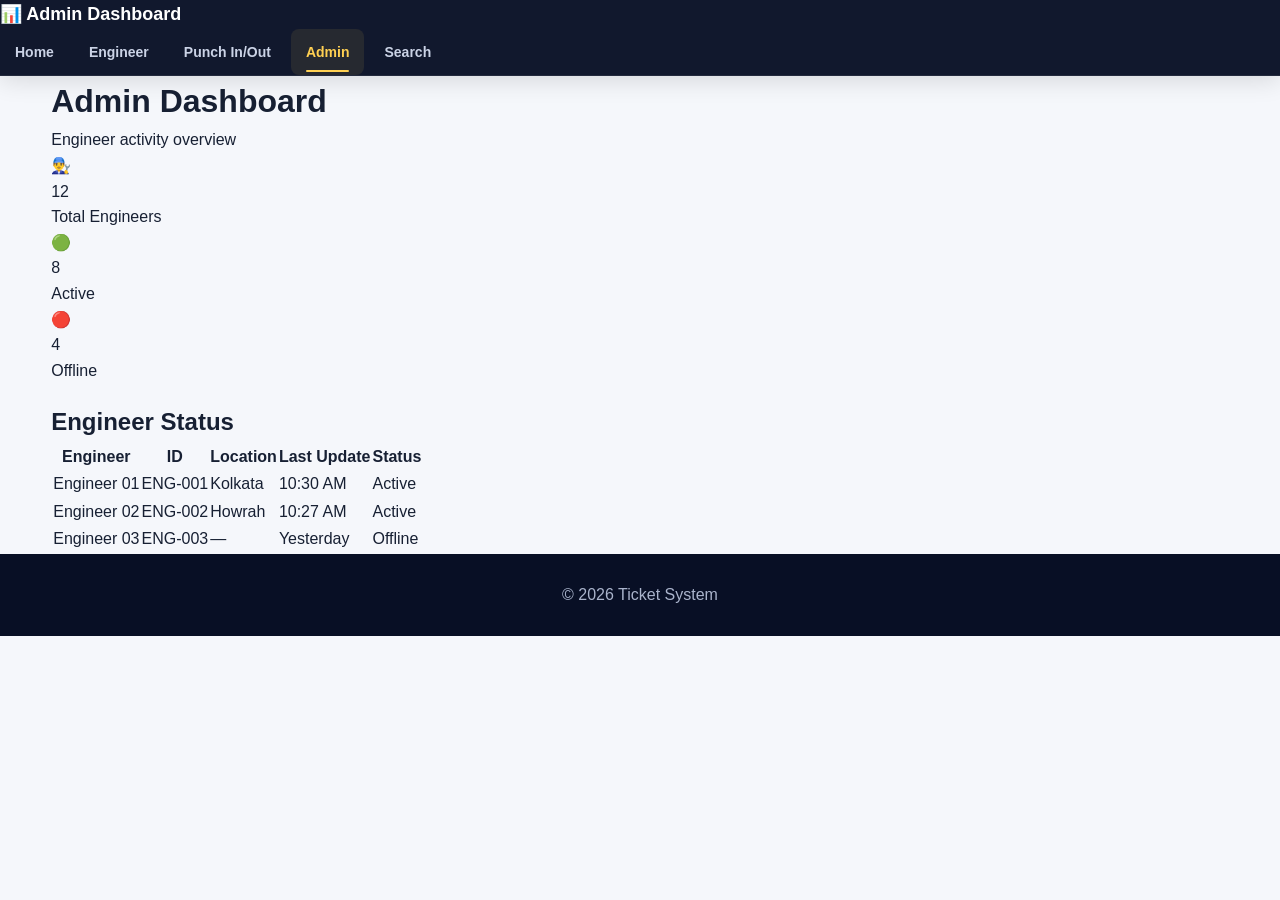
<file: admin.html>
<!DOCTYPE html>

<html lang="en">

<head>


<meta charset="UTF-8">

<meta name="viewport"
      content="width=device-width, initial-scale=1.0">

<title>Admin - Ticket System</title>

<link rel="stylesheet" href="style.css">


</head>

<body>

<header class="header">


<div class="logo">
    📊 Admin Dashboard
</div>

<nav class="desktop-nav">

    <a href="index.html">Home</a>
    <a href="engineer.html">Engineer</a>
    <a href="punch.html">Punch In/Out</a>

    <a class="active"
       href="admin.html">
        Admin
    </a>

    <a href="search.html">Search</a>

</nav>

<button class="mobile-menu-btn"
        onclick="toggleMobileMenu()">
    ☰
</button>


</header>

<nav id="mobileNav" class="mobile-nav">


<a href="index.html">🏠 Home</a>
<a href="engineer.html">👨‍🔧 Engineer</a>
<a href="punch.html">📍 Punch In/Out</a>
<a href="admin.html">📊 Admin</a>
<a href="search.html">🔍 Search</a>


</nav>

<main class="container">


<h1 class="page-title">
    Admin Dashboard
</h1>

<p class="page-subtitle">
    Engineer activity overview
</p>


<div class="grid">

    <div class="card stat-card">

        <div class="stat-icon">
            👨‍🔧
        </div>

        <div>
            <div class="stat-number">
                12
            </div>

            <div class="stat-label">
                Total Engineers
            </div>
        </div>

    </div>


    <div class="card stat-card">

        <div class="stat-icon">
            🟢
        </div>

        <div>
            <div class="stat-number">
                8
            </div>

            <div class="stat-label">
                Active
            </div>
        </div>

    </div>


    <div class="card stat-card">

        <div class="stat-icon">
            🔴
        </div>

        <div>
            <div class="stat-number">
                4
            </div>

            <div class="stat-label">
                Offline
            </div>
        </div>

    </div>

</div>


<div class="card"
     style="margin-top:20px;">

    <h2>
        Engineer Status
    </h2>

    <div class="table-wrapper">

        <table>

            <thead>

                <tr>
                    <th>Engineer</th>
                    <th>ID</th>
                    <th>Location</th>
                    <th>Last Update</th>
                    <th>Status</th>
                </tr>

            </thead>

            <tbody>

                <tr>

                    <td>Engineer 01</td>

                    <td>ENG-001</td>

                    <td>Kolkata</td>

                    <td>10:30 AM</td>

                    <td>
                        <span class="status status-active">
                            Active
                        </span>
                    </td>

                </tr>


                <tr>

                    <td>Engineer 02</td>

                    <td>ENG-002</td>

                    <td>Howrah</td>

                    <td>10:27 AM</td>

                    <td>
                        <span class="status status-active">
                            Active
                        </span>
                    </td>

                </tr>


                <tr>

                    <td>Engineer 03</td>

                    <td>ENG-003</td>

                    <td>—</td>

                    <td>Yesterday</td>

                    <td>
                        <span class="status status-closed">
                            Offline
                        </span>
                    </td>

                </tr>

            </tbody>

        </table>

    </div>

</div>


</main>

<footer class="footer">
    © 2026 Ticket System
</footer>

<script src="script.js"></script>

</body>
</html>
</file>
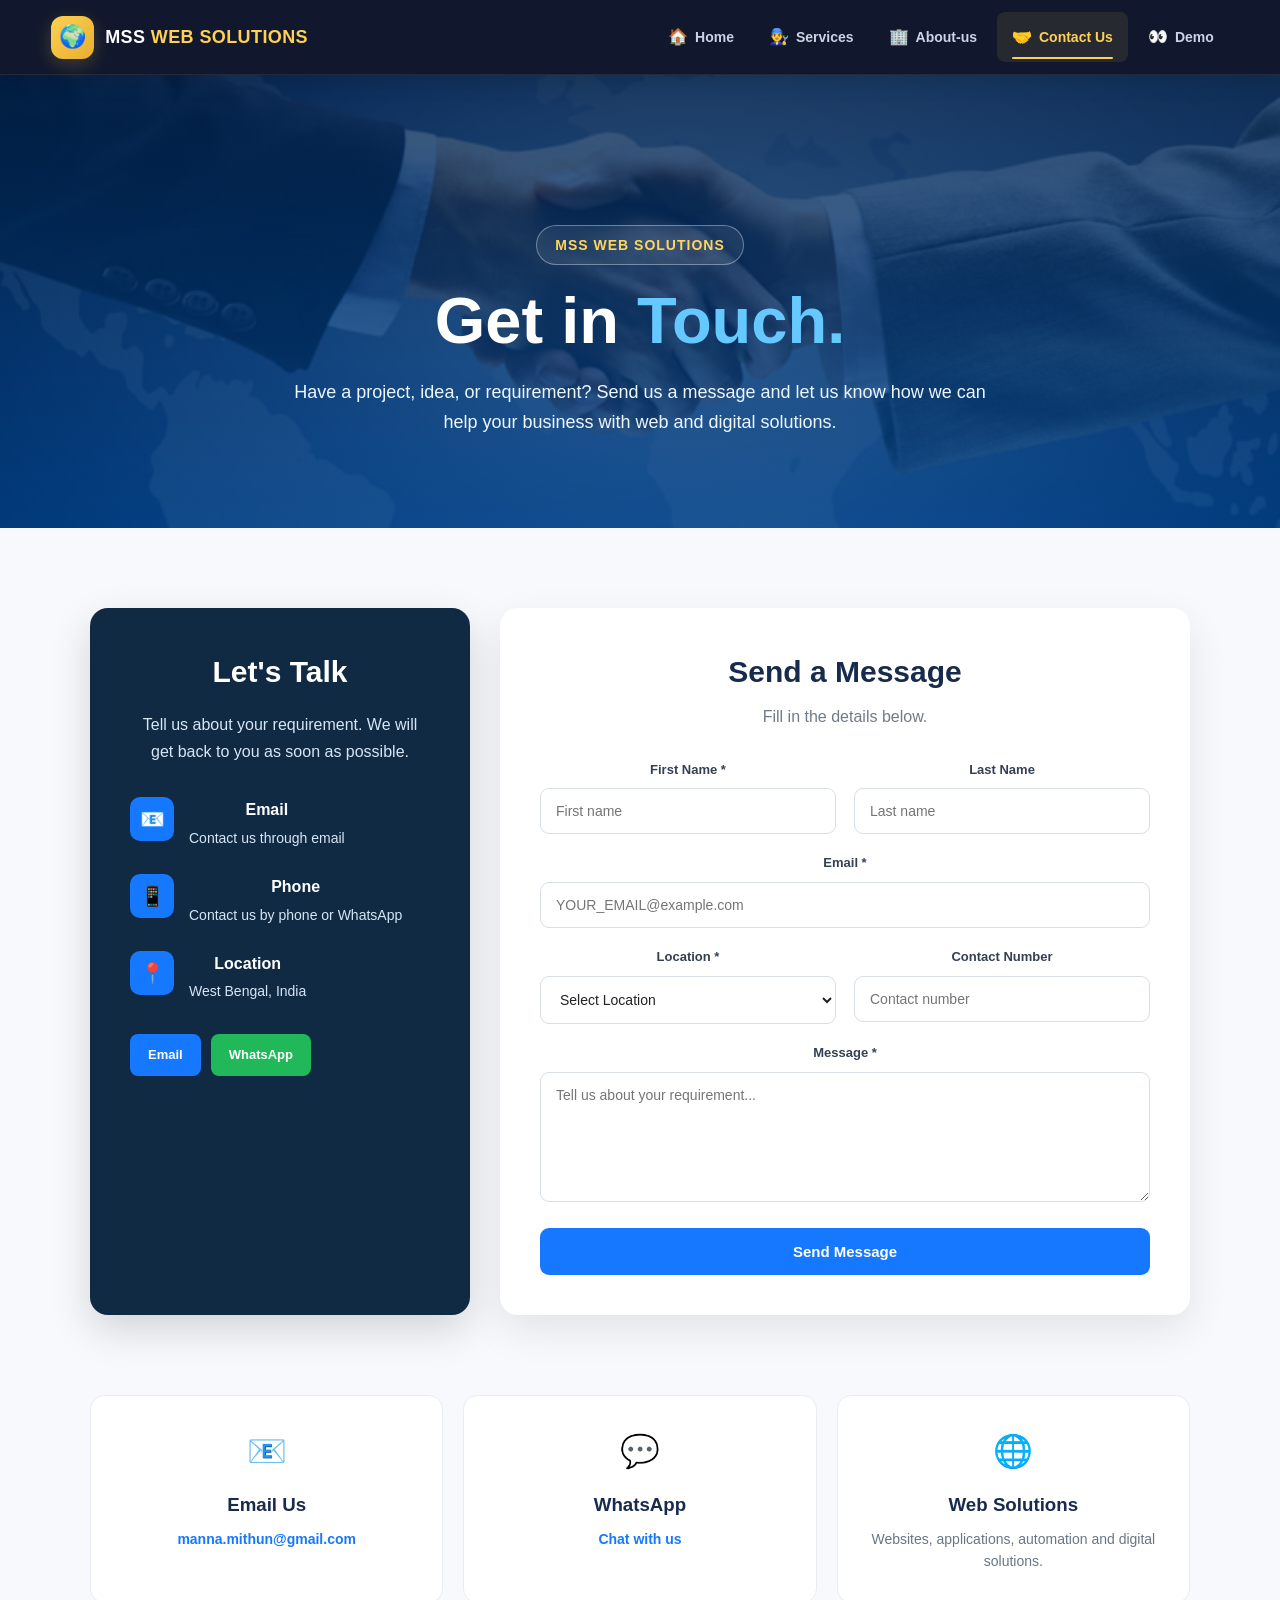
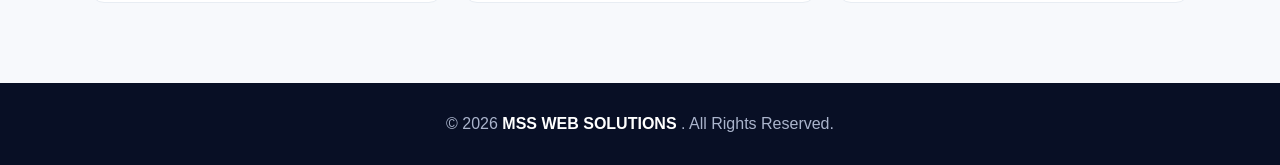
<file: contact.html>
<!DOCTYPE html>

<html lang="en">

<head>


<meta charset="UTF-8">

<meta name="viewport"
      content="width=device-width, initial-scale=1.0">

<meta name="description"
      content="Contact MSS Web Solutions for professional website design, web development and business solutions.">

<title>Contact - MSS WEB SOLUTIONS</title>

<link rel="stylesheet" href="style.css">


<style>

/* =====================================================
   CONTACT HERO
===================================================== */

.contact-hero {

    min-height: 420px;

    padding:
        150px
        20px
        90px;

    display: flex;

    align-items: center;

    justify-content: center;

    text-align: center;

    color: white;

    background:
        linear-gradient(
            rgba(0,35,80,.78),
            rgba(0,70,145,.78)
        ),
        url("image/business_orig.jpg");

    background-size: cover;

    background-position: center;

}


.contact-hero-content {

    max-width: 850px;

    margin: auto;

}


.contact-hero h1 {

    margin: 0 0 20px;

    font-size:
        clamp(40px, 6vw, 65px);

    line-height: 1.1;

    font-weight: 800;

}


.contact-hero h1 span {

    color: #65c8ff;

}


.contact-hero p {

    max-width: 700px;

    margin: auto;

    font-size: 18px;

    line-height: 1.7;

    color: #edf6ff;

}


/* =====================================================
   CONTACT SECTION
===================================================== */

.contact-section {

    background: #f7f9fc;

    padding: 80px 20px;

}


.contact-grid {

    max-width: 1100px;

    margin: auto;

    display: grid;

    grid-template-columns:
        380px
        minmax(0,1fr);

    gap: 30px;

}


/* =====================================================
   CONTACT INFORMATION
===================================================== */

.info-card {

    background: #102a43;

    color: white;

    padding: 40px;

    border-radius: 18px;

    box-shadow:
        0 15px 40px rgba(0,0,0,.15);

}


.info-card h2 {

    margin:
        0 0 15px;

    font-size: 30px;

}


.info-card > p {

    margin-bottom: 32px;

    color: #d7e6f5;

    line-height: 1.7;

}


.info-item {

    display: flex;

    align-items: flex-start;

    gap: 15px;

    margin: 25px 0;

}


.info-icon {

    min-width: 44px;

    height: 44px;

    display: flex;

    align-items: center;

    justify-content: center;

    border-radius: 10px;

    background: #1677ff;

    font-size: 20px;

}


.info-item strong {

    display: block;

    margin-bottom: 5px;

}


.info-item span {

    display: block;

    color: #d7e6f5;

    font-size: 14px;

    line-height: 1.5;

}


.social-buttons {

    display: flex;

    flex-wrap: wrap;

    gap: 10px;

    margin-top: 32px;

}


.social-buttons a {

    display: inline-flex;

    align-items: center;

    justify-content: center;

    min-height: 42px;

    padding: 0 18px;

    border-radius: 8px;

    color: white;

    background: #1677ff;

    text-decoration: none;

    font-size: 13px;

    font-weight: 700;

}


.social-buttons a.whatsapp {

    background: #20b858;

}


/* =====================================================
   FORM
===================================================== */

.form-card {

    background: white;

    padding: 40px;

    border-radius: 18px;

    box-shadow:
        0 15px 40px rgba(0,0,0,.09);

}


.form-card h2 {

    margin: 0 0 8px;

    font-size: 30px;

    color: #172b4d;

}


.form-card .subtitle {

    margin:
        0 0 30px;

    color: #707b87;

}


.form-row {

    display: grid;

    grid-template-columns:
        1fr
        1fr;

    gap: 18px;

}


.form-group {

    margin-bottom: 19px;

}


.form-group label {

    display: block;

    margin-bottom: 8px;

    color: #344054;

    font-size: 13px;

    font-weight: 700;

}


.form-group input,
.form-group select,
.form-group textarea {

    width: 100%;

    padding: 14px 15px;

    border:
        1px solid #d8dee7;

    border-radius: 9px;

    background: white;

    color: #222;

    font-family: inherit;

    font-size: 14px;

    outline: none;

    transition: .2s;

}


.form-group input:focus,
.form-group select:focus,
.form-group textarea:focus {

    border-color: #1677ff;

    box-shadow:
        0 0 0 3px
        rgba(22,119,255,.10);

}


.form-group textarea {

    height: 130px;

    resize: vertical;

}


.submit-btn {

    width: 100%;

    padding: 15px 20px;

    border: 0;

    border-radius: 9px;

    background: #1677ff;

    color: white;

    font-size: 15px;

    font-weight: 700;

    cursor: pointer;

    transition: .25s;

}


.submit-btn:hover {

    background: #075ecf;

    transform:
        translateY(-1px);

}


/* =====================================================
   QUICK CONTACT
===================================================== */

.quick-contact {

    background: #f7f9fc;

    padding:
        0
        20px
        80px;

}


.quick-grid {

    max-width: 1100px;

    margin: auto;

    display: grid;

    grid-template-columns:
        repeat(3,1fr);

    gap: 20px;

}


.quick-card {

    background: white;

    padding: 30px;

    border:
        1px solid #e8edf3;

    border-radius: 14px;

    text-align: center;

    transition: .25s;

}


.quick-card:hover {

    transform:
        translateY(-5px);

    box-shadow:
        0 10px 25px
        rgba(0,0,0,.08);

}


.quick-card .icon {

    font-size: 32px;

    margin-bottom: 12px;

}


.quick-card h3 {

    margin:
        5px
        0
        8px;

    color: #172b4d;

}


.quick-card p {

    margin: 0;

    color: #697586;

    font-size: 14px;

    line-height: 1.6;

}


.quick-card a {

    color: #1677ff;

    text-decoration: none;

    font-weight: 700;

}


/* =====================================================
   MOBILE
===================================================== */

@media (max-width: 800px) {

    .contact-grid {

        grid-template-columns: 1fr;

    }


    .quick-grid {

        grid-template-columns: 1fr;

    }

}


@media (max-width: 600px) {

    .contact-hero {

        min-height: 390px;

        padding:
            120px
            18px
            75px;

    }


    .contact-hero h1 {

        font-size: 40px;

    }


    .contact-hero p {

        font-size: 15px;

    }


    .contact-section {

        padding:
            55px
            14px;

    }


    .info-card,
    .form-card {

        padding:
            25px
            20px;

        border-radius: 14px;

    }


    .form-row {

        grid-template-columns: 1fr;

        gap: 0;

    }


    .info-card h2,
    .form-card h2 {

        font-size: 25px;

    }


    .quick-contact {

        padding:
            0
            14px
            60px;

    }

}

</style>

</head>

<body>

<!-- =====================================================
     REUSABLE HEADER
===================================================== -->

<div id="header"></div>

<!-- =====================================================
     HERO
===================================================== -->

<section class="contact-hero">


<div class="contact-hero-content">

    <div class="hero-badge">
        MSS WEB SOLUTIONS
    </div>


    <h1>

        Get in
        <span>Touch.</span>

    </h1>


    <p>

        Have a project, idea, or requirement?

        Send us a message and let us know how we
        can help your business with web and
        digital solutions.

    </p>

</div>


</section>

<!-- =====================================================
     CONTACT
===================================================== -->

<section class="contact-section">


<div class="contact-grid">


    <!-- =============================================
         INFORMATION
    ============================================== -->

    <div class="info-card">

        <h2>
            Let's Talk
        </h2>


        <p>

            Tell us about your requirement.

            We will get back to you
            as soon as possible.

        </p>


        <div class="info-item">

            <div class="info-icon">
                📧
            </div>


            <div>

                <strong>
                    Email
                </strong>

                <span>
                    Contact us through email
                </span>

            </div>

        </div>


        <div class="info-item">

            <div class="info-icon">
                📱
            </div>


            <div>

                <strong>
                    Phone
                </strong>

                <span>
                    Contact us by phone or WhatsApp
                </span>

            </div>

        </div>


        <div class="info-item">

            <div class="info-icon">
                📍
            </div>


            <div>

                <strong>
                    Location
                </strong>

                <span>
                    West Bengal, India
                </span>

            </div>

        </div>


        <div class="social-buttons">

            <a
                href="mailto:manna.mithun@gmail.com">

                Email

            </a>


            <a
                href="https://wa.me/8240581532"
                target="_blank"
                class="whatsapp">

                WhatsApp

            </a>

        </div>

    </div>



    <!-- =============================================
         FORM
    ============================================== -->

    <div class="form-card">

        <h2>
            Send a Message
        </h2>


        <p class="subtitle">

            Fill in the details below.

        </p>


        <form id="contactForm">


            <div class="form-row">


                <div class="form-group">

                    <label>
                        First Name *
                    </label>


                    <input
                        type="text"
                        id="firstName"
                        required
                        placeholder="First name">

                </div>


                <div class="form-group">

                    <label>
                        Last Name
                    </label>


                    <input
                        type="text"
                        id="lastName"
                        placeholder="Last name">

                </div>


            </div>



            <div class="form-group">

                <label>
                    Email *
                </label>


                <input
                    type="email"
                    id="email"
                    required
                    placeholder="YOUR_EMAIL@example.com">

            </div>



            <div class="form-row">


                <div class="form-group">

                    <label>
                        Location *
                    </label>


                    <select
                        id="location"
                        required>


                        <option value="">
                            Select Location
                        </option>


                        <option>
                            Andhra Pradesh
                        </option>

                        <option>
                            Arunachal Pradesh
                        </option>

                        <option>
                            Assam
                        </option>

                        <option>
                            Bihar
                        </option>

                        <option>
                            Chhattisgarh
                        </option>

                        <option>
                            Goa
                        </option>

                        <option>
                            Gujarat
                        </option>

                        <option>
                            Haryana
                        </option>

                        <option>
                            Himachal Pradesh
                        </option>

                        <option>
                            Jammu & Kashmir
                        </option>

                        <option>
                            Jharkhand
                        </option>

                        <option>
                            Karnataka
                        </option>

                        <option>
                            Kerala
                        </option>

                        <option>
                            Madhya Pradesh
                        </option>

                        <option>
                            Maharashtra
                        </option>

                        <option>
                            Manipur
                        </option>

                        <option>
                            Meghalaya
                        </option>

                        <option>
                            Mizoram
                        </option>

                        <option>
                            Nagaland
                        </option>

                        <option>
                            Odisha
                        </option>

                        <option>
                            Punjab
                        </option>

                        <option>
                            Rajasthan
                        </option>

                        <option>
                            Sikkim
                        </option>

                        <option>
                            Tamil Nadu
                        </option>

                        <option>
                            Telangana
                        </option>

                        <option>
                            Tripura
                        </option>

                        <option>
                            Uttarakhand
                        </option>

                        <option>
                            Uttar Pradesh
                        </option>

                        <option>
                            West Bengal
                        </option>

                        <option>
                            Other Location
                        </option>


                    </select>

                </div>



                <div class="form-group">

                    <label>
                        Contact Number
                    </label>


                    <input
                        type="tel"
                        id="phone"
                        placeholder="Contact number">

                </div>


            </div>



            <div class="form-group">

                <label>
                    Message *
                </label>


                <textarea
                    id="message"
                    required
                    placeholder="Tell us about your requirement..."></textarea>

            </div>



            <button
                type="submit"
                class="submit-btn">

                Send Message

            </button>


        </form>

    </div>


</div>


</section>

<!-- =====================================================
     QUICK CONTACT
===================================================== -->

<section class="quick-contact">


<div class="quick-grid">


    <div class="quick-card">

        <div class="icon">
            📧
        </div>


        <h3>
            Email Us
        </h3>


        <p>

            <a
                href="mailto:manna.mithun@gmail.com">

                manna.mithun@gmail.com

            </a>

        </p>

    </div>



    <div class="quick-card">

        <div class="icon">
            💬
        </div>


        <h3>
            WhatsApp
        </h3>


        <p>

            <a
                href="https://wa.me/8240581532"
                target="_blank">

                Chat with us

            </a>

        </p>

    </div>



    <div class="quick-card">

        <div class="icon">
            🌐
        </div>


        <h3>
            Web Solutions
        </h3>


        <p>

            Websites, applications,
            automation and digital solutions.

        </p>

    </div>


</div>


</section>

<!-- =====================================================
     FOOTER
===================================================== -->

<footer>


<p>

    ©
    <span id="year"></span>

    <strong>
        MSS WEB SOLUTIONS
    </strong>.

    All Rights Reserved.

</p>


</footer>

<!-- =====================================================
     REUSABLE HEADER
===================================================== -->

<script src="header.js"></script>

<script>

/* =====================================================
   YEAR
===================================================== */

document.getElementById("year").textContent =
    new Date().getFullYear();


/* =====================================================
   CONTACT FORM
===================================================== */

document
    .getElementById("contactForm")
    .addEventListener(
        "submit",
        function(event) {

            event.preventDefault();


            const first =
                document
                    .getElementById("firstName")
                    .value
                    .trim();


            const last =
                document
                    .getElementById("lastName")
                    .value
                    .trim();


            const email =
                document
                    .getElementById("email")
                    .value
                    .trim();


            const location =
                document
                    .getElementById("location")
                    .value;


            const phone =
                document
                    .getElementById("phone")
                    .value
                    .trim();


            const message =
                document
                    .getElementById("message")
                    .value
                    .trim();


            const subject =
                "Website Contact - MSS WEB SOLUTIONS";


            const body =

                "Name: "
                + first
                + " "
                + last

                + "\nEmail: "
                + email

                + "\nLocation: "
                + location

                + "\nContact Number: "
                + phone

                + "\n\nMessage:\n"
                + message;


            /*
             * Replace with your actual
             * business email address.
             */

            window.location.href =

                "mailto:YOUR_EMAIL@example.com"

                + "?subject="
                + encodeURIComponent(subject)

                + "&body="
                + encodeURIComponent(body);

        }
    );

</script>

</body>

</html>
</file>
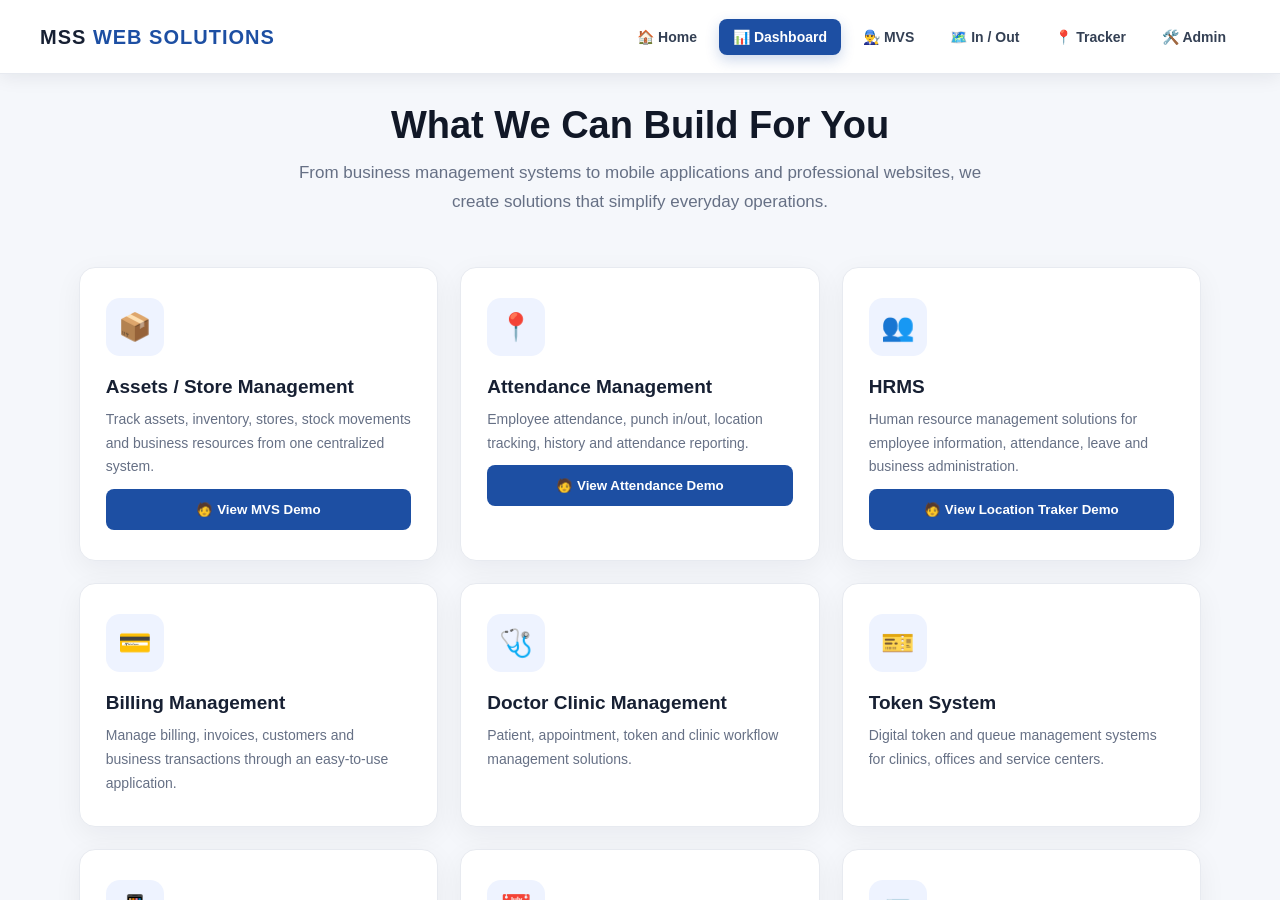
<file: demo.html>
<!DOCTYPE html>

<html lang="en">

<head>

<meta charset="UTF-8">

<meta name="viewport"
   content="width=device-width, initial-scale=1.0">

<meta name="description"
   content="MSS Web Solutions">

<title>MSS WEB SOLUTIONS</title>

<style>

/* =====================================================
   RESET
===================================================== */

* {
    box-sizing: border-box;
}

html,
body {
    margin: 0;
    width: 100%;
    height: 100%;

    font-family:
        "Segoe UI",
        Arial,
        sans-serif;

    background: #f5f7fb;
    color: #172033;

    overflow: hidden;
}


/* =====================================================
   HEADER
===================================================== */

.header {

    position: fixed;

    top: 0;
    left: 0;

    width: 100%;
    height: 74px;

    z-index: 1000;

    background:
        rgba(255,255,255,.97);

    border-bottom:
        1px solid #e7eaf0;

    box-shadow:
        0 3px 18px rgba(15,23,42,.08);
}


.nav-container {

    width: min(1200px, 94%);

    height: 74px;

    margin: auto;

    display: flex;

    align-items: center;

    justify-content: space-between;
}


/* =====================================================
   LOGO
===================================================== */

.logo {

    text-decoration: none;

    color: #172033;

    font-size: 20px;

    font-weight: 800;

    letter-spacing: 1px;

    white-space: nowrap;
}

.logo span {

    color: #1d4fa3;
}


/* =====================================================
   NAVIGATION
===================================================== */

.nav {

    display: flex;

    align-items: center;

    gap: 8px;
}


.nav button {

    border: none;

    background: transparent;

    color: #344054;

    padding: 10px 14px;

    border-radius: 8px;

    font-family: inherit;

    font-size: 14px;

    font-weight: 700;

    cursor: pointer;

    transition:
        background .25s ease,
        color .25s ease,
        transform .25s ease;
}


.nav button:hover {

    background: #eef3ff;

    color: #1d4fa3;

    transform: translateY(-1px);
}


.nav button.active {

    background: #1d4fa3;

    color: white;

    box-shadow:
        0 5px 14px rgba(29,79,163,.22);
}


/* =====================================================
   MOBILE MENU BUTTON
===================================================== */

.menu-btn {

    display: none;

    width: 42px;
    height: 42px;

    border: none;

    border-radius: 9px;

    background: #1d4fa3;

    color: white;

    font-size: 21px;

    cursor: pointer;
}


/* =====================================================
   HOME
===================================================== */

#home {

    position: fixed;

    top: 74px;
    left: 0;
    right: 0;
    bottom: 0;

    padding: 30px;

    overflow: auto;

    background: #f5f7fb;
}


#home.hidden {

    display: none;
}


/* =====================================================
   HOME CARD
===================================================== */

.card {

    width: min(700px, 100%);

    margin: 30px auto;

    padding: 30px;

    background: white;

    border-radius: 16px;

    box-shadow:
        0 8px 30px rgba(15,23,42,.08);
}


.card h2 {

    margin-top: 0;
}


.card p {

    color: #667085;

    margin-bottom: 25px;
}


/* =====================================================
   HOME BUTTONS
===================================================== */

.btn {

    border: none;

    background: #1d4fa3;

    color: white;

    padding: 13px 18px;

    border-radius: 8px;

    font-family: inherit;

    font-weight: 700;

    cursor: pointer;
}


.btn:hover {

    background: #163d80;
}


.btn-full {

    width: 100%;

    margin-top: 10px;
}


/* =====================================================
   APPLICATION AREA
===================================================== */

.app-container {

    display: none;

    position: fixed;

    top: 74px;

    left: 0;
    right: 0;
    bottom: 0;

    background: #f5f7fb;
}


.app-container.show {

    display: block;
}


#appFrame {

    width: 100%;
    height: 100%;

    border: none;

    display: block;

    background: white;
}


/* =====================================================
   MOBILE
===================================================== */

@media (max-width: 850px) {

    .header {

        height: 65px;
    }


    .nav-container {

        height: 65px;

        width: 100%;

        padding: 0 15px;
    }


    .logo {

        font-size: 17px;
    }


    .menu-btn {

        display: block;
    }


    .nav {

        display: none;

        position: absolute;

        top: 65px;

        left: 0;
        right: 0;

        padding: 10px 14px 15px;

        background: white;

        border-bottom:
            1px solid #e7eaf0;

        box-shadow:
            0 10px 25px rgba(15,23,42,.12);

        flex-direction: column;

        align-items: stretch;

        gap: 5px;
    }


    .nav.show {

        display: flex;
    }


    .nav button {

        width: 100%;

        text-align: left;

        padding: 13px 15px;

        font-size: 14px;
    }


    #home {

        top: 65px;

        padding: 15px;
    }


    .app-container {

        top: 65px;
    }


    .card {

        margin: 15px auto;

        padding: 22px;
    }

}


/* =====================================================
   SMALL MOBILE
===================================================== */

@media (max-width: 450px) {

    .logo {

        font-size: 15px;

        letter-spacing: .5px;
    }


    .menu-btn {

        width: 40px;
        height: 40px;
    }

}









  /* =====================================================
           MAIN
        ===================================================== */

        .services-section {

            padding: 90px 0;
        }


        .services-container {

            width: min(1180px, 92%);

            margin: auto;
        }


        .section-heading {

            text-align: center;

            margin-bottom: 50px;
        }


        .section-heading h2 {

            margin: 0 0 12px;

            font-size: 38px;

            color: #111827;
        }


        .section-heading p {

            max-width: 700px;

            margin: auto;

            color: #667085;

            font-size: 17px;

            line-height: 1.7;
        }


        /* =====================================================
           SERVICE CARDS
        ===================================================== */

        .services-grid {

            display: grid;

            grid-template-columns:
                repeat(3, 1fr);

            gap: 22px;
        }


        .service-card {

            position: relative;

            padding: 30px 26px;

            background: white;

            border:
                1px solid #e7eaf0;

            border-radius: 16px;

            box-shadow:
                0 8px 28px rgba(15,23,42,.055);

            transition:
                transform .3s ease,
                box-shadow .3s ease,
                border-color .3s ease;
        }


        .service-card:hover {

            transform:
                translateY(-7px);

            box-shadow:
                0 18px 40px rgba(15,23,42,.11);

            border-color:
                #d7def0;
        }


        .service-icon {

            width: 58px;
            height: 58px;

            display: flex;

            align-items: center;
            justify-content: center;

            border-radius: 14px;

            background:
                #eef3ff;

            font-size: 27px;

            margin-bottom: 20px;
        }


        .service-card h3 {

            margin: 0 0 10px;

            font-size: 19px;

            color: #172033;
        }


        .service-card p {

            margin: 0;

            color: #667085;

            font-size: 14px;

            line-height: 1.7;
        }


</style>

</head>

<body>

<!-- =====================================================
     HEADER
===================================================== -->

<header class="header">


<div class="nav-container">


    <!-- LOGO -->

    <a
        href="javascript:void(0)"
        class="logo"
        onclick="showHome()">

        MSS <span>WEB SOLUTIONS</span>

    </a>


    <!-- NAVIGATION -->

    <nav
        id="mainNav"
        class="nav">

 <!-- HOME -->
<button
    class="active"
    onclick="window.location.href='index.html'">

    🏠 Home

</button>


        <!-- Dashboard -->

        <button
            id="homeBtn"
            class="active"
            type="button"
            onclick="showHome()">

            📊 Dashboard

        </button>


        <!-- MVS -->

        <button
            type="button"
            onclick="openPage('mvs', this)">

            👨‍🔧 MVS

        </button>


        <!-- IN / OUT -->

        <button
            type="button"
            onclick="openPage('inout', this)">

            🗺️ In / Out

        </button>


        <!-- TRACKER -->

        <button
            type="button"
            onclick="openPage('tracker', this)">

            📍 Tracker

        </button>


        <!-- ADMIN -->

        <button
            type="button"
            onclick="openPage('admin', this)">

            🛠️ Admin

        </button>


    </nav>


    <!-- MOBILE BUTTON -->

    <button
        class="menu-btn"
        type="button"
        onclick="toggleMenu()"
        aria-label="Open Menu">

        ☰

    </button>


</div>


</header>

<!-- =====================================================
     HOME
===================================================== -->

<section id="home">


      <div class="services-container">


            <div class="section-heading">

                <h2>
                    What We Can Build For You
                </h2>

                <p>
                    From business management systems to
                    mobile applications and professional
                    websites, we create solutions that
                    simplify everyday operations.
                </p>

            </div>



            <div class="services-grid">


                <!-- 1 -->

                <div class="service-card">

                    <div class="service-icon">
                        📦
                    </div>

                    <h3>
                        Assets / Store Management
                    </h3>

                    <p>
                        Track assets, inventory, stores,
                        stock movements and business
                        resources from one centralized system.
                    </p>
					
					<button
                    class="btn btn-full"
                    type="button"
                    onclick="openPage('mvs', null)">

                   🧑 View MVS Demo

                   </button>

                </div>


                <!-- 2 -->

                <div class="service-card">

                    <div class="service-icon">
                        📍
                    </div>

                    <h3>
                        Attendance Management
                    </h3>

                    <p>
                        Employee attendance, punch in/out,
                        location tracking, history and
                        attendance reporting.
                    </p>
					
					<button
                    class="btn btn-full"
                    type="button"
                    onclick="openPage('inout', this)">

                   🧑 View Attendance Demo

                   </button>

                </div>


                <!-- 3 -->

                <div class="service-card">

                    <div class="service-icon">
                        👥
                    </div>

                    <h3>
                        HRMS
                    </h3>

                    <p>
                        Human resource management solutions
                        for employee information, attendance,
                        leave and business administration.
                    </p>
					
					<button
                    class="btn btn-full"
                    type="button"
                    onclick="openPage('tracker', this)">

                   🧑 View Location Traker Demo

                   </button>

                </div>


                <!-- 4 -->

                <div class="service-card">

                    <div class="service-icon">
                        💳
                    </div>

                    <h3>
                        Billing Management
                    </h3>

                    <p>
                        Manage billing, invoices, customers
                        and business transactions through
                        an easy-to-use application.
                    </p>

                </div>


                <!-- 5 -->

                <div class="service-card">

                    <div class="service-icon">
                        🩺
                    </div>

                    <h3>
                        Doctor Clinic Management
                    </h3>

                    <p>
                        Patient, appointment, token and
                        clinic workflow management solutions.
                    </p>

                </div>


                <!-- 6 -->

                <div class="service-card">

                    <div class="service-icon">
                        🎫
                    </div>

                    <h3>
                        Token System
                    </h3>

                    <p>
                        Digital token and queue management
                        systems for clinics, offices and
                        service centers.
                    </p>

                </div>


                <!-- 7 -->

                <div class="service-card">

                    <div class="service-icon">
                        📱
                    </div>

                    <h3>
                        Mobile Application
                    </h3>

                    <p>
                        Responsive and mobile-friendly
                        applications for customers,
                        employees and business operations.
                    </p>

                </div>


                <!-- 8 -->

                <div class="service-card">

                    <div class="service-icon">
                        📅
                    </div>

                    <h3>
                        Booking & Reservations
                    </h3>

                    <p>
                        Booking, reservation, availability
                        and scheduling systems for different
                        types of businesses.
                    </p>

                </div>


                <!-- 9 -->

                <div class="service-card">

                    <div class="service-icon">
                        💻
                    </div>

                    <h3>
                        Web Applications
                    </h3>

                    <p>
                        Custom web applications and business
                        software designed around your workflow.
                    </p>

                </div>


                <!-- 10 -->

                <div class="service-card">

                    <div class="service-icon">
                        📋
                    </div>

                    <h3>
                        Business Directory
                    </h3>

                    <p>
                        Business listing and directory
                        platforms for organizing services,
                        companies and contact information.
                    </p>

                </div>


                <!-- 11 -->

                <div class="service-card">

                    <div class="service-icon">
                        🌐
                    </div>

                    <h3>
                        Web Design
                    </h3>

                    <p>
                        Professional, responsive websites
                        optimized for desktop, tablet and
                        mobile devices.
                    </p>

                </div>


                <!-- 12 -->

                <div class="service-card">

                    <div class="service-icon">
                        ☁️
                    </div>

                    <h3>
                        Hosting & Deployment
                    </h3>

                    <p>
                        Website deployment and hosting
                        solutions for your online presence.
                    </p>

                </div>


            </div>


</section>

<!-- =====================================================
     APPLICATION IFRAME
===================================================== -->

<main
    id="appContainer"
    class="app-container">


<iframe
    id="appFrame"
    title="Engineer Application"
    allow="geolocation; camera; microphone">
</iframe>


</main>

<script>

/* =====================================================
   GOOGLE APPS SCRIPT URLS
===================================================== */

const APP_URL =
"https://script.google.com/macros/s/AKfycby2uLha-AAkXBoEv7QlvRugE1cRj81Uv3CBt8N4BIVzgt4SMb9zkL7noU0UjzNnebi3/exec";


const APP_URL2 =
"https://script.google.com/macros/s/AKfycbxXA4w-zhbu8YufoxJaA1e5o8w9FoexbzCSQ-9C9x5IFQBfUGc2QxlH4vFZ0dMHqTi5/exec";


const APP_URL3 =
"https://script.google.com/macros/s/AKfycbzyB2Oog05ZAQ9Fd0XC1-YOveU5ZKKfYv8r-AGO-R-HDmMuV8nhYgekPSeTHXRElKRfCA/exec";


/* =====================================================
   STARTUP
===================================================== */

document.addEventListener("DOMContentLoaded", function () {

    showHome();

});


/* =====================================================
   SHOW HOME
===================================================== */

function showHome() {

    const home =
        document.getElementById("home");

    const container =
        document.getElementById("appContainer");

    const frame =
        document.getElementById("appFrame");

    const nav =
        document.getElementById("mainNav");


    /* Show Home */

    home.classList.remove("hidden");


    /* Hide iframe */

    container.classList.remove("show");


    /* Optional: unload iframe */

    frame.src = "about:blank";


    /* Home active */

    setActiveButton(
        document.getElementById("homeBtn")
    );


    /* Close mobile menu */

    nav.classList.remove("show");

}


/* =====================================================
   OPEN APPLICATION PAGE
===================================================== */

function openPage(page, button) {

    const home =
        document.getElementById("home");

    const container =
        document.getElementById("appContainer");

    const frame =
        document.getElementById("appFrame");

    const nav =
        document.getElementById("mainNav");


    let url = APP_URL;


    /* =================================================
       MVS
    ================================================= */

    if (page === "mvs") {

        url = APP_URL;

    }


    /* =================================================
       IN / OUT
    ================================================= */

    else if (page === "inout") {

        url = APP_URL2;

    }


    /* =================================================
       TRACKER
    ================================================= */

    else if (page === "tracker") {

        url = APP_URL3;

    }


    /* =================================================
       ADMIN
    ================================================= */

    else if (page === "admin") {

        url =
            APP_URL3 +
            "?page=admin";

    }


    /* =================================================
       HOME DASHBOARD BUTTONS
    ================================================= */

    else if (page === "spare") {

        /*
         * Change this URL if Spare has
         * a separate Apps Script.
         */

        url = APP_URL;

    }


    else if (page === "calendar") {

        /*
         * Change this URL if Calendar has
         * a separate Apps Script.
         */

        url = APP_URL;

    }


    /* =================================================
       HIDE HOME
    ================================================= */

    home.classList.add("hidden");


    /* =================================================
       SHOW IFRAME
    ================================================= */

    container.classList.add("show");


    /* =================================================
       LOAD APPLICATION
    ================================================= */

    frame.src = url;


    /* =================================================
       ACTIVE MENU
    ================================================= */

    if (button) {

        setActiveButton(button);

    }
    else {

        clearActiveButtons();

    }


    /* =================================================
       CLOSE MOBILE MENU
    ================================================= */

    nav.classList.remove("show");

}


/* =====================================================
   ACTIVE MENU BUTTON
===================================================== */

function clearActiveButtons() {

    document
        .querySelectorAll(".nav button")
        .forEach(function(btn) {

            btn.classList.remove("active");

        });

}


function setActiveButton(button) {

    clearActiveButtons();

    if (button) {

        button.classList.add("active");

    }

}


/* =====================================================
   MOBILE MENU
===================================================== */

function toggleMenu() {

    const nav =
        document.getElementById("mainNav");

    nav.classList.toggle("show");

}


/* =====================================================
   CLOSE MENU WHEN CLICKING OUTSIDE
===================================================== */

document.addEventListener(
    "click",
    function(event) {

        const nav =
            document.getElementById("mainNav");

        const menuBtn =
            document.querySelector(".menu-btn");


        if (
            nav.classList.contains("show") &&
            !nav.contains(event.target) &&
            !menuBtn.contains(event.target)
        ) {

            nav.classList.remove("show");

        }

    }
);

</script>

</body>

</html>
</file>
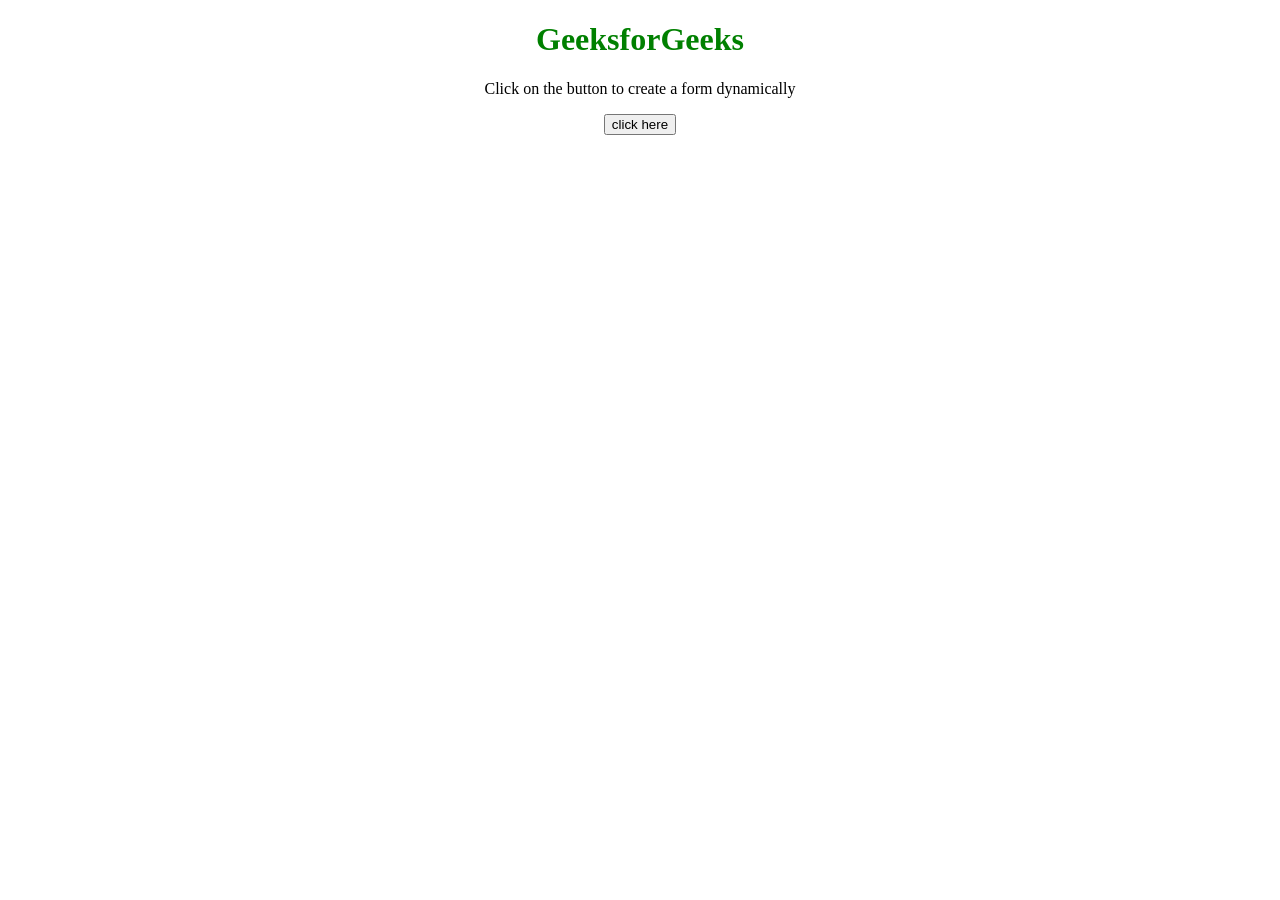
<file: index1.html>
<!DOCTYPE html>
<html>
    <head>
        <title>
            Create a Form Dynamically 
            with the JavaScript
        </title>
    </head>
    <body style="text-align: center;">
        <h1 style="color: green;">
            GeeksforGeeks
        </h1>
        <p>
              Click on the button to create 
            a form dynamically
        </p>
        <button onClick="GFG_Fun()">
            click here
        </button>
        <p id="GFG_DOWN"></p>
        <script>
            var down = document.getElementById("GFG_DOWN");
            function GFG_Fun() {
              
                // Create a form dynamically
                var form = document.createElement("form");
                form.setAttribute("method", "post");
                form.setAttribute("action", "submit.php");

                // Create an input element for emailID
                var ID = document.createElement("input");
                ID.setAttribute("type", "text");
                ID.setAttribute("name", "emailID");
                ID.setAttribute("placeholder", "E-Mail ID");

                // Create an input element for password
                var PWD = document.createElement("input");
                PWD.setAttribute("type", "password");
                PWD.setAttribute("name", "password");
                PWD.setAttribute("placeholder", "Password");

                // Create a submit button
                var s = document.createElement("input");
                s.setAttribute("type", "submit");
                s.setAttribute("value", "Submit");

                // Append the email_ID input to the form
                form.append(ID); 
              
                // Append the password to the form
                form.append(PWD); 
              
                // Append the button to the form
                form.append(s); 

                document.getElementsByTagName("body")[0]
               .appendChild(form);
            }
        </script>
    </body>
</html>
</file>
<file: style.css>
/* =========================================================
   MSS WEB SOLUTIONS HEADER
========================================================= */

#header {
    position: relative;
    z-index: 9999;
}


/* =========================================================
   HEADER
========================================================= */

.header {
    width: 100%;

    position: sticky;
    top: 0;

    background:
        rgba(8, 15, 37, 0.96);

    border-bottom:
        1px solid rgba(255,255,255,.08);

    backdrop-filter: blur(12px);

    box-shadow:
        0 5px 25px rgba(0,0,0,.12);
}


.header-inner {

    width: min(1180px, 92%);

    min-height: 74px;

    margin: auto;

    display: flex;

    align-items: center;

    justify-content: space-between;

    gap: 30px;
}


/* =========================================================
   LOGO
========================================================= */

.logo {

    display: flex;

    align-items: center;

    gap: 11px;

    color: white;

    font-size: 18px;

    font-weight: 700;

    white-space: nowrap;

    text-decoration: none;
}


.logo-icon {

    width: 43px;
    height: 43px;

    display: flex;

    align-items: center;
    justify-content: center;

    border-radius: 12px;

    background:
        linear-gradient(
            135deg,
            #ffd052,
            #e8ae2f
        );

    font-size: 22px;

    box-shadow:
        0 5px 18px rgba(255,208,82,.20);
}


.logo-text {

    letter-spacing: .4px;
}


.logo-text strong {

    color: #ffd052;

    font-weight: 800;
}


/* =========================================================
   DESKTOP NAV
========================================================= */

.desktop-nav {

    display: flex;

    align-items: center;

    gap: 5px;
}


.desktop-nav a {

    position: relative;

    display: flex;

    align-items: center;

    gap: 7px;

    padding: 12px 15px;

    color: #cbd3e6;

    font-size: 14px;

    font-weight: 600;

    border-radius: 8px;

    transition:
        color .25s ease,
        background .25s ease;
}


.desktop-nav a span {

    font-size: 16px;
}


.desktop-nav a:hover {

    color: white;

    background:
        rgba(255,255,255,.08);
}


/* ACTIVE */

.desktop-nav a.active {

    color: #ffd052;

    background:
        rgba(255,208,82,.09);
}


.desktop-nav a.active::after {

    content: "";

    position: absolute;

    left: 15px;
    right: 15px;

    bottom: 3px;

    height: 2px;

    border-radius: 10px;

    background: #ffd052;
}


/* =========================================================
   MOBILE BUTTON
========================================================= */

.mobile-menu-btn {

    display: none;

    width: 44px;
    height: 44px;

    border: 0;

    border-radius: 10px;

    background:
        rgba(255,255,255,.08);

    cursor: pointer;

    padding: 10px;

    flex-direction: column;

    justify-content: center;

    gap: 5px;
}


.mobile-menu-btn span {

    display: block;

    width: 23px;

    height: 2px;

    margin: auto;

    border-radius: 10px;

    background: white;

    transition:
        transform .25s ease,
        opacity .25s ease;
}


/* Hamburger -> X */

.mobile-menu-btn.open span:nth-child(1) {

    transform:
        translateY(7px)
        rotate(45deg);
}


.mobile-menu-btn.open span:nth-child(2) {

    opacity: 0;
}


.mobile-menu-btn.open span:nth-child(3) {

    transform:
        translateY(-7px)
        rotate(-45deg);
}


/* =========================================================
   MOBILE NAV
========================================================= */

.mobile-nav {

    display: none;

    position: fixed;

    top: 74px;

    left: 0;
    right: 0;

    background:
        rgba(8,15,37,.98);

    border-top:
        1px solid rgba(255,255,255,.08);

    box-shadow:
        0 15px 35px rgba(0,0,0,.25);

    transform:
        translateY(-15px);

    opacity: 0;

    visibility: hidden;

    transition:
        opacity .25s ease,
        transform .25s ease,
        visibility .25s ease;
}


.mobile-nav.show {

    display: block;

    transform:
        translateY(0);

    opacity: 1;

    visibility: visible;
}


.mobile-nav-inner {

    width: min(1180px, 92%);

    margin: auto;

    padding: 10px 0 15px;
}


.mobile-nav a {

    display: flex;

    align-items: center;

    gap: 14px;

    padding: 15px 14px;

    margin: 3px 0;

    border-radius: 10px;

    color: #d7deef;

    font-size: 15px;

    font-weight: 600;

    transition:
        background .2s ease,
        color .2s ease;
}


.mobile-nav a:hover {

    color: white;

    background:
        rgba(255,255,255,.07);
}


.mobile-nav a.active {

    color: #ffd052;

    background:
        rgba(255,208,82,.10);
}


.mobile-icon {

    width: 32px;
    height: 32px;

    display: flex;

    align-items: center;
    justify-content: center;

    border-radius: 8px;

    background:
        rgba(255,255,255,.07);

    font-size: 17px;
}


/* =========================================================
   TABLET
========================================================= */

@media (max-width: 950px) {

    .desktop-nav a {

        padding: 10px 10px;

        font-size: 13px;
    }

    .desktop-nav a span {

        font-size: 14px;
    }

}


/* =========================================================
   MOBILE
========================================================= */

@media (max-width: 850px) {

    .header-inner {

        min-height: 68px;
    }


    .desktop-nav {

        display: none;
    }


    .mobile-menu-btn {

        display: flex;
    }


    .mobile-nav {

        top: 68px;
    }


    .logo {

        font-size: 16px;
    }


    .logo-icon {

        width: 39px;
        height: 39px;

        font-size: 20px;
    }

}


/* =========================================================
   SMALL MOBILE
========================================================= */

@media (max-width: 430px) {

    .header-inner {

        width: 94%;
    }


    .logo-text {

        font-size: 14px;
    }


    .logo-icon {

        width: 36px;
        height: 36px;

        font-size: 18px;
    }


    .mobile-menu-btn {

        width: 41px;
        height: 41px;
    }

}







        /* =====================================================
           GLOBAL
        ===================================================== */

        * {
            box-sizing: border-box;
            margin: 0;
            padding: 0;
        }

        html {
            scroll-behavior: smooth;
        }

        body {
            font-family:
                "Segoe UI",
                Arial,
                Helvetica,
                sans-serif;

            background: #f5f7fb;
            color: #172033;
            line-height: 1.6;
            overflow-x: hidden;
        }

        a {
            text-decoration: none;
        }

        img {
            max-width: 100%;
            display: block;
        }


        /* =====================================================
           HEADER
        ===================================================== */

        #header {
            width: 100%;
            position: relative;
            z-index: 1000;
        }


        /* =====================================================
           COMMON CONTAINER
        ===================================================== */

        .container {
            width: min(1180px, 92%);
            margin: auto;
        }


        /* =====================================================
           HERO
        ===================================================== */

        .hero {
            min-height: 650px;

            display: flex;
            align-items: center;

            position: relative;

            background:
                linear-gradient(
                    90deg,
                    rgba(3, 12, 40, .94),
                    rgba(3, 12, 40, .70),
                    rgba(3, 12, 40, .25)
                ),
                url("uploads/1/2/3/9/123975203/background-images/221119437.jpg");

            background-size: cover;
            background-position: center;
        }


        .hero-content {
            max-width: 720px;
            padding: 80px 0;
            color: white;
        }


        .hero-badge {
            display: inline-block;

            padding: 8px 18px;
            margin-bottom: 20px;

            border: 1px solid rgba(255,255,255,.35);
            border-radius: 50px;

            background: rgba(255,255,255,.08);

            color: #ffd65a;

            font-size: 14px;
            font-weight: 600;

            letter-spacing: 1px;
            text-transform: uppercase;
        }


        .hero h1 {
            font-size: clamp(42px, 6vw, 76px);
            line-height: 1.05;

            margin-bottom: 24px;

            font-weight: 800;
        }


        .hero h1 span {
            color: #ffd052;
        }


        .hero p {
            font-size: 20px;
            line-height: 1.7;

            max-width: 650px;

            color: #e7ebf4;

            margin-bottom: 35px;
        }


        .hero-buttons {
            display: flex;
            gap: 15px;
            flex-wrap: wrap;
        }


        /* =====================================================
           BUTTONS
        ===================================================== */

        .btn {
            display: inline-flex;

            align-items: center;
            justify-content: center;

            min-height: 48px;

            padding: 0 25px;

            border-radius: 8px;

            font-size: 15px;
            font-weight: 700;

            transition:
                transform .25s ease,
                box-shadow .25s ease,
                background .25s ease;
        }


        .btn:hover {
            transform: translateY(-3px);
        }


        .btn-primary {
            background: #ffd052;
            color: #101828;

            box-shadow:
                0 10px 25px rgba(255,208,82,.25);
        }


        .btn-primary:hover {
            background: #ffe080;
        }


        .btn-outline {
            border: 1px solid rgba(255,255,255,.5);
            color: white;
            background: rgba(255,255,255,.08);
        }


        .btn-outline:hover {
            background: white;
            color: #172033;
        }


        /* =====================================================
           SECTION
        ===================================================== */

        .section {
            padding: 90px 0;
        }


        .section-title {
            text-align: center;

            font-size: 38px;

            margin-bottom: 12px;

            color: #111827;
        }


        .section-subtitle {
            text-align: center;

            max-width: 680px;

            margin: 0 auto 50px;

            color: #667085;

            font-size: 17px;
        }


        /* =====================================================
           PORTFOLIO
        ===================================================== */

        .portfolio-section {
            background: white;
        }


        .portfolio-image {
            max-width: 850px;

            margin: 0 auto 45px;

            border-radius: 18px;

            overflow: hidden;

            box-shadow:
                0 20px 50px rgba(15,23,42,.12);

            transition: transform .3s ease;
        }


        .portfolio-image:hover {
            transform: translateY(-5px);
        }


        .portfolio-image img {
            width: 100%;
        }


        /* =====================================================
           DEMO CARDS
        ===================================================== */

        .demo-grid {
            display: grid;

            grid-template-columns:
                repeat(3, 1fr);

            gap: 22px;

            margin-top: 35px;
        }


        .demo-card {
            padding: 30px;

            border-radius: 16px;

            background: #ffffff;

            border: 1px solid #e7eaf0;

            text-align: center;

            box-shadow:
                0 10px 30px rgba(15,23,42,.06);

            transition:
                transform .3s ease,
                box-shadow .3s ease;
        }


        .demo-card:hover {
            transform: translateY(-7px);

            box-shadow:
                0 18px 40px rgba(15,23,42,.12);
        }


        .demo-icon {
            width: 60px;
            height: 60px;

            margin: 0 auto 18px;

            display: flex;

            align-items: center;
            justify-content: center;

            border-radius: 15px;

            background: #eef4ff;

            font-size: 28px;
        }


        .demo-card h3 {
            margin-bottom: 10px;

            color: #172033;

            font-size: 20px;
        }


        .demo-card p {
            color: #667085;

            font-size: 14px;

            margin-bottom: 20px;
        }


        .card-button {
            display: inline-block;

            padding: 10px 20px;

            border-radius: 7px;

            background: #172b75;

            color: white;

            font-size: 14px;

            font-weight: 600;

            transition: background .25s ease;
        }


        .card-button:hover {
            background: #2745b0;
        }


        /* =====================================================
           ABOUT
        ===================================================== */

        .about-section {
            background: #f7f9fc;
        }


        .about-grid {
            display: grid;

            grid-template-columns:
                1fr 1fr;

            gap: 65px;

            align-items: center;
        }


        .about-image {
            border-radius: 20px;

            overflow: hidden;

            box-shadow:
                0 20px 45px rgba(15,23,42,.12);
        }


        .about-image img {
            width: 100%;
        }


        .about-content h2 {
            font-size: 40px;

            margin-bottom: 20px;

            color: #111827;
        }


        .about-content p {
            color: #667085;

            margin-bottom: 18px;

            text-align: justify;

            font-size: 16px;
        }


        /* =====================================================
           FEATURES
        ===================================================== */

        .features {
            display: grid;

            grid-template-columns:
                repeat(3, 1fr);

            gap: 20px;

            margin-top: 30px;
        }


        .feature {
            padding: 22px;

            background: white;

            border-radius: 12px;

            border: 1px solid #e8ebf1;
        }


        .feature strong {
            display: block;

            margin-bottom: 5px;

            color: #172b75;
        }


        .feature span {
            color: #667085;

            font-size: 14px;
        }


        /* =====================================================
           CONTACT
        ===================================================== */

        .contact-section {
            position: relative;

            background:
                linear-gradient(
                    135deg,
                    #101b44,
                    #1d3b8f
                );

            color: white;

            text-align: center;
        }


        .contact-section .section-title {
            color: white;
        }


        .contact-section .section-subtitle {
            color: #dbe3fa;
        }


        .contact-box {
            max-width: 850px;

            margin: auto;

            padding: 50px 30px;

            border-radius: 20px;

            background: rgba(255,255,255,.08);

            border: 1px solid rgba(255,255,255,.15);

            backdrop-filter: blur(10px);
        }


        .contact-box p {
            font-size: 18px;

            color: #e8edff;

            margin-bottom: 30px;
        }


        /* =====================================================
           FOOTER
        ===================================================== */

        footer {
            background: #080f25;

            color: #aab4cc;

            text-align: center;

            padding: 28px 15px;
        }


        footer strong {
            color: white;
        }


        /* =====================================================
           RESPONSIVE
        ===================================================== */

        @media (max-width: 900px) {

            .demo-grid {
                grid-template-columns:
                    repeat(2, 1fr);
            }

            .about-grid {
                grid-template-columns: 1fr;

                gap: 35px;
            }

            .features {
                grid-template-columns:
                    repeat(2, 1fr);
            }

        }


        @media (max-width: 650px) {

            .hero {
                min-height: 600px;

                background-position: center;
            }


            .hero-content {
                padding: 60px 0;
            }


            .hero h1 {
                font-size: 43px;
            }


            .hero p {
                font-size: 17px;
            }


            .section {
                padding: 65px 0;
            }


            .section-title {
                font-size: 30px;
            }


            .demo-grid {
                grid-template-columns: 1fr;
            }


            .features {
                grid-template-columns: 1fr;
            }


            .about-content h2 {
                font-size: 31px;
            }


            .hero-buttons {
                flex-direction: column;
            }


            .hero-buttons .btn {
                width: 100%;
            }

        }
</file>
